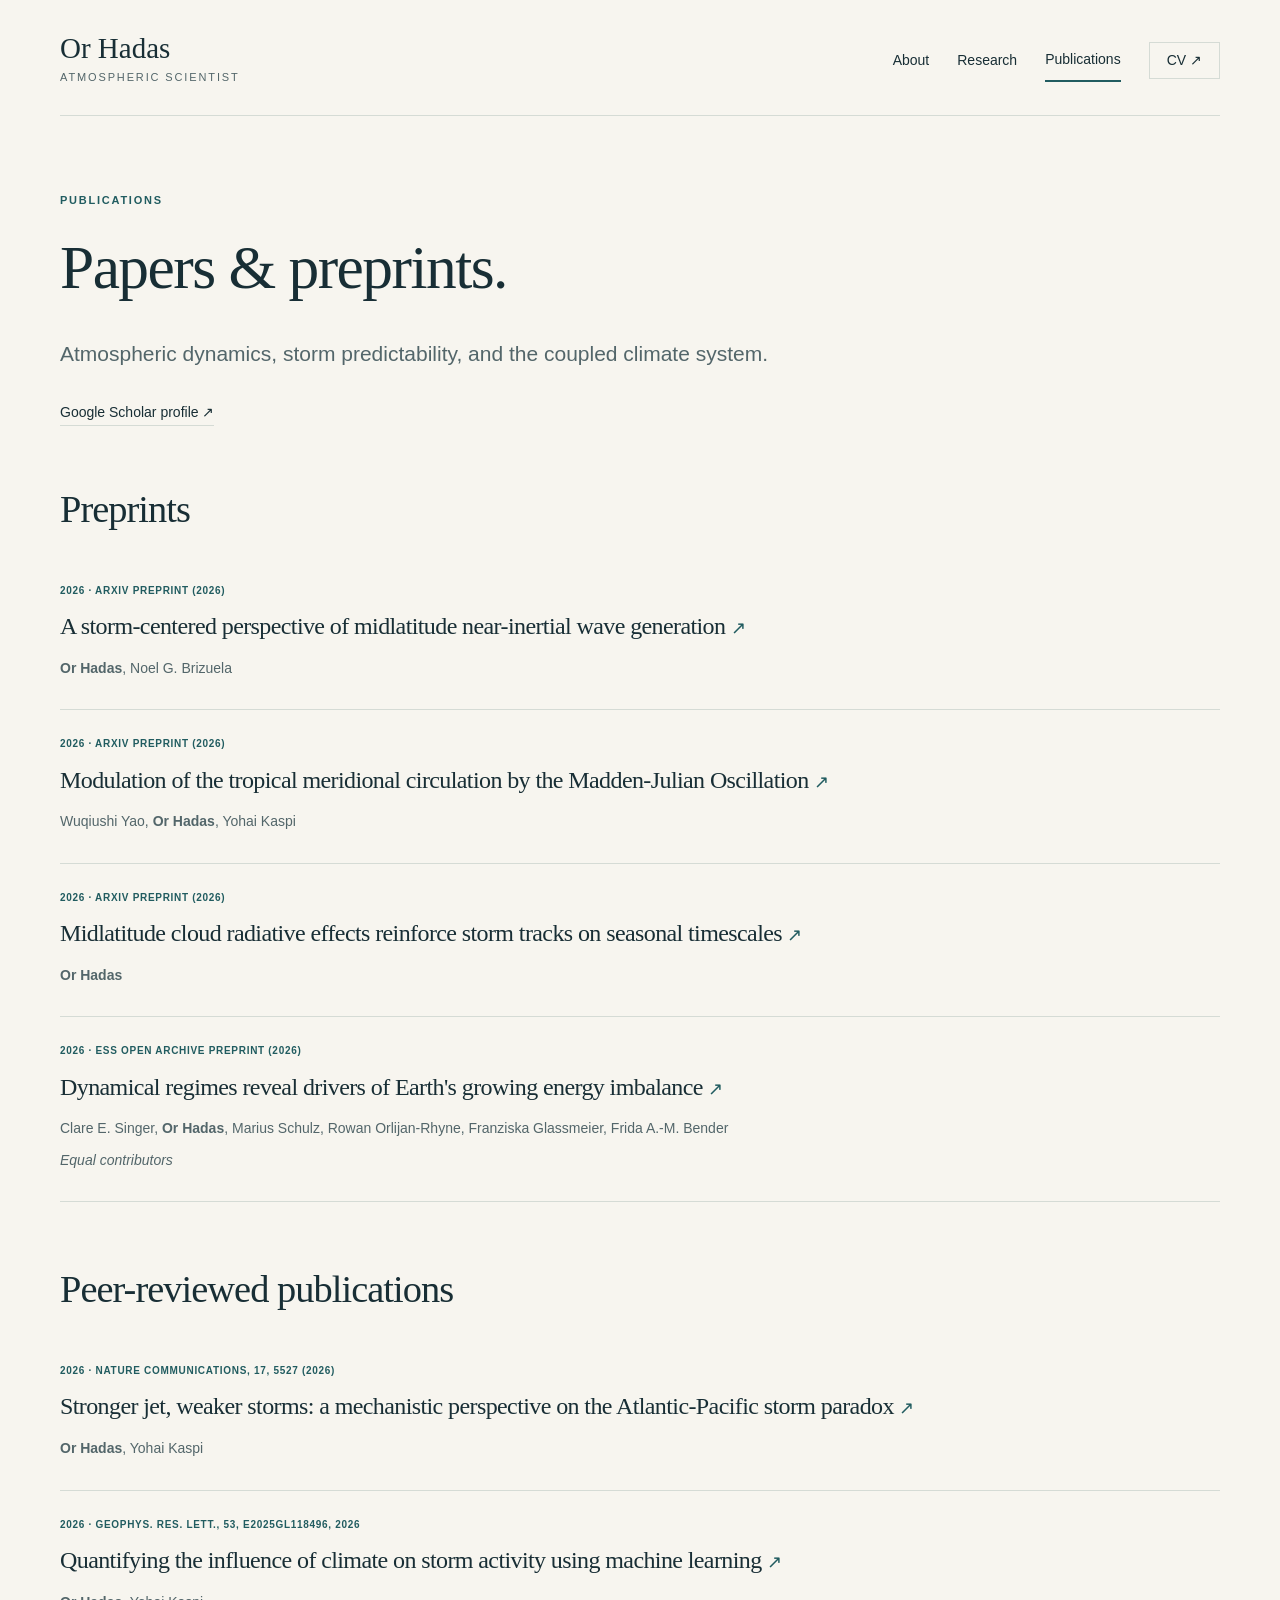
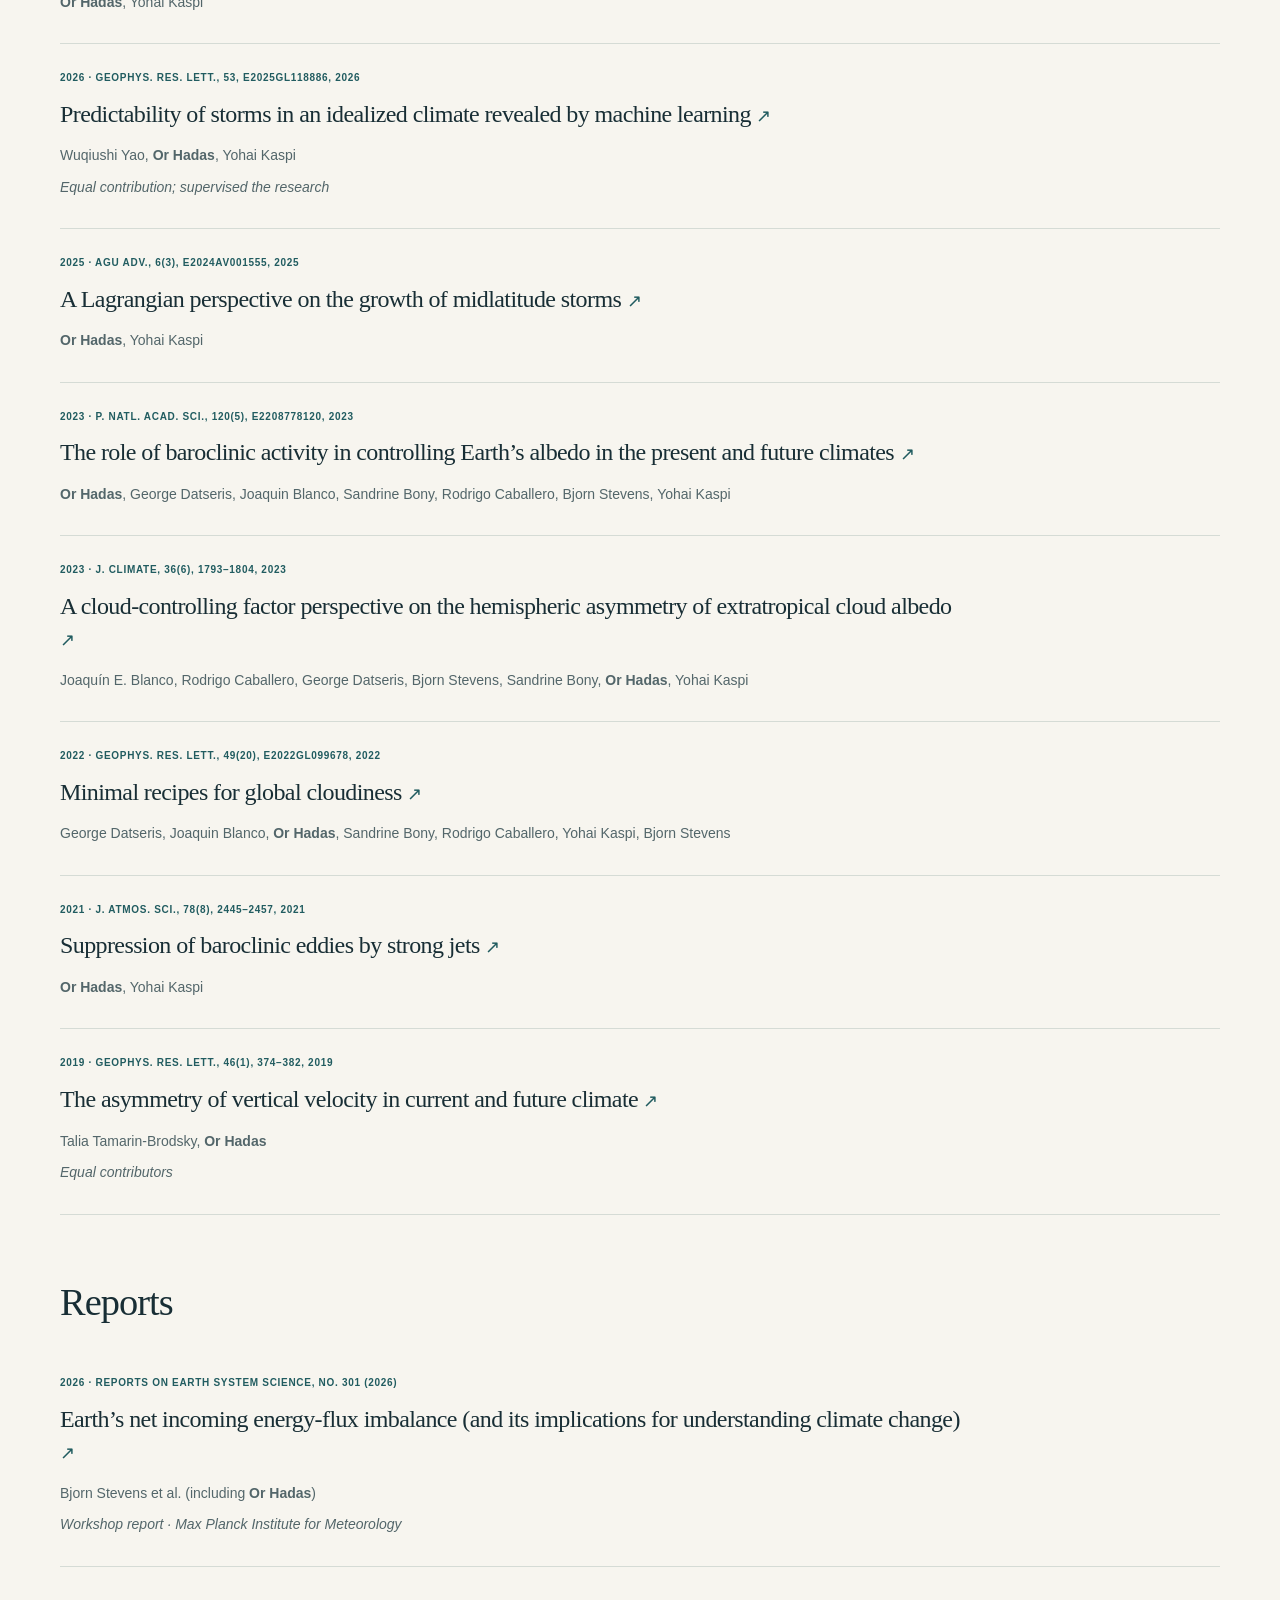
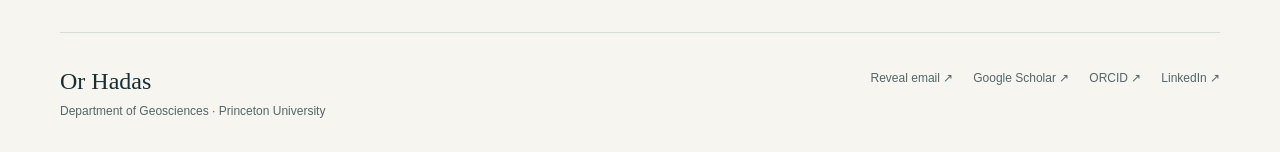
<file: publications/index.html>
<!doctype html>
<html lang="en"><head><meta charset="utf-8"><meta name="viewport" content="width=device-width, initial-scale=1">
<title>Publications · Or Hadas</title><meta name="description" content="Or Hadas, Hess Postdoctoral Fellow at Princeton University. Research on atmospheric dynamics, midlatitude storms, clouds, and climate.">
<meta name="theme-color" content="#f7f5ef"><link rel="canonical" href="https://orhadasatmosphere.github.io/publications/"><meta property="og:title" content="Publications · Or Hadas"><meta property="og:type" content="website"><meta property="og:url" content="https://orhadasatmosphere.github.io/publications/"><meta property="og:description" content="Atmospheric dynamics, storms, clouds, and climate. Hess Postdoctoral Fellow at Princeton University.">
<link rel="icon" href="../assets/img/mark.svg" type="image/svg+xml"><link rel="stylesheet" href="../assets/css/custom.css"></head>
<body><a class="skip" href="#main">Skip to content</a><header class="site-header"><a class="wordmark" href="../">Or Hadas<span>Atmospheric scientist</span></a><nav aria-label="Main navigation"><a href="../">About</a><a href="../research/">Research</a><a href="../publications/" aria-current="page">Publications</a><a class="cv-link" href="../assets/files/CV_Or_Hadas.pdf">CV ↗</a></nav></header>
<main id="main"><section class="page-heading"><p class="eyebrow">Publications</p><h1>Papers &amp; preprints.</h1><p class="lead">Atmospheric dynamics, storm predictability, and the coupled climate system.</p><a class="text-link" href="https://scholar.google.com/citations?user=gYHd_jcAAAAJ&sortby=pubdate">Google Scholar profile ↗</a></section><section class="publication-group"><div class="section-heading"><h2>Preprints</h2></div><article class="paper"><p class="eyebrow">2026 · arXiv preprint (2026)</p><h3><a href="https://arxiv.org/abs/2609.16671">A storm-centered perspective of midlatitude near-inertial wave generation <span aria-hidden="true">↗</span></a></h3><p class="authors"><strong>Or Hadas</strong>, Noel G. Brizuela</p></article><article class="paper"><p class="eyebrow">2026 · arXiv preprint (2026)</p><h3><a href="https://arxiv.org/abs/2608.12666">Modulation of the tropical meridional circulation by the Madden-Julian Oscillation <span aria-hidden="true">↗</span></a></h3><p class="authors">Wuqiushi Yao, <strong>Or Hadas</strong>, Yohai Kaspi</p></article><article class="paper"><p class="eyebrow">2026 · arXiv preprint (2026)</p><h3><a href="https://arxiv.org/abs/2607.02213">Midlatitude cloud radiative effects reinforce storm tracks on seasonal timescales <span aria-hidden="true">↗</span></a></h3><p class="authors"><strong>Or Hadas</strong></p></article><article class="paper"><p class="eyebrow">2026 · ESS Open Archive preprint (2026)</p><h3><a href="https://doi.org/10.22541/essoar.15005264/v1">Dynamical regimes reveal drivers of Earth&#x27;s growing energy imbalance <span aria-hidden="true">↗</span></a></h3><p class="authors">Clare E. Singer, <strong>Or Hadas</strong>, Marius Schulz, Rowan Orlijan-Rhyne, Franziska Glassmeier, Frida A.-M. Bender</p><p class="paper-note">Equal contributors</p></article></section><section class="publication-group"><div class="section-heading"><h2>Peer-reviewed publications</h2></div><article class="paper"><p class="eyebrow">2026 · Nature Communications, 17, 5527 (2026)</p><h3><a href="https://www.nature.com/articles/s41467-026-71784-3">Stronger jet, weaker storms: a mechanistic perspective on the Atlantic-Pacific storm paradox <span aria-hidden="true">↗</span></a></h3><p class="authors"><strong>Or Hadas</strong>, Yohai Kaspi</p></article><article class="paper"><p class="eyebrow">2026 · Geophys. Res. Lett., 53, e2025GL118496, 2026</p><h3><a href="https://doi.org/10.1029/2025GL118496">Quantifying the influence of climate on storm activity using machine learning <span aria-hidden="true">↗</span></a></h3><p class="authors"><strong>Or Hadas</strong>, Yohai Kaspi</p></article><article class="paper"><p class="eyebrow">2026 · Geophys. Res. Lett., 53, e2025GL118886, 2026</p><h3><a href="https://doi.org/10.1029/2025GL118886">Predictability of storms in an idealized climate revealed by machine learning <span aria-hidden="true">↗</span></a></h3><p class="authors">Wuqiushi Yao, <strong>Or Hadas</strong>, Yohai Kaspi</p><p class="paper-note">Equal contribution; supervised the research</p></article><article class="paper"><p class="eyebrow">2025 · AGU Adv., 6(3), e2024AV001555, 2025</p><h3><a href="https://doi.org/10.1029/2024AV001555">A Lagrangian perspective on the growth of midlatitude storms <span aria-hidden="true">↗</span></a></h3><p class="authors"><strong>Or Hadas</strong>, Yohai Kaspi</p></article><article class="paper"><p class="eyebrow">2023 · P. Natl. Acad. Sci., 120(5), e2208778120, 2023</p><h3><a href="https://doi.org/10.1073/pnas.2208778120">The role of baroclinic activity in controlling Earth’s albedo in the present and future climates <span aria-hidden="true">↗</span></a></h3><p class="authors"><strong>Or Hadas</strong>, George Datseris, Joaquin Blanco, Sandrine Bony, Rodrigo Caballero, Bjorn Stevens, Yohai Kaspi</p></article><article class="paper"><p class="eyebrow">2023 · J. Climate, 36(6), 1793–1804, 2023</p><h3><a href="https://doi.org/10.1175/JCLI-D-22-0410.1">A cloud-controlling factor perspective on the hemispheric asymmetry of extratropical cloud albedo <span aria-hidden="true">↗</span></a></h3><p class="authors">Joaquín E. Blanco, Rodrigo Caballero, George Datseris, Bjorn Stevens, Sandrine Bony, <strong>Or Hadas</strong>, Yohai Kaspi</p></article><article class="paper"><p class="eyebrow">2022 · Geophys. Res. Lett., 49(20), e2022GL099678, 2022</p><h3><a href="https://doi.org/10.1029/2022GL099678">Minimal recipes for global cloudiness <span aria-hidden="true">↗</span></a></h3><p class="authors">George Datseris, Joaquin Blanco, <strong>Or Hadas</strong>, Sandrine Bony, Rodrigo Caballero, Yohai Kaspi, Bjorn Stevens</p></article><article class="paper"><p class="eyebrow">2021 · J. Atmos. Sci., 78(8), 2445–2457, 2021</p><h3><a href="https://doi.org/10.1175/JAS-D-20-0289.1">Suppression of baroclinic eddies by strong jets <span aria-hidden="true">↗</span></a></h3><p class="authors"><strong>Or Hadas</strong>, Yohai Kaspi</p></article><article class="paper"><p class="eyebrow">2019 · Geophys. Res. Lett., 46(1), 374–382, 2019</p><h3><a href="https://doi.org/10.1029/2018GL080363">The asymmetry of vertical velocity in current and future climate <span aria-hidden="true">↗</span></a></h3><p class="authors">Talia Tamarin-Brodsky, <strong>Or Hadas</strong></p><p class="paper-note">Equal contributors</p></article></section><section class="publication-group"><div class="section-heading"><h2>Reports</h2></div><article class="paper"><p class="eyebrow">2026 · Reports on Earth System Science, No. 301 (2026)</p><h3><a href="https://doi.org/10.17617/2.3711842">Earth’s net incoming energy-flux imbalance (and its implications for understanding climate change) <span aria-hidden="true">↗</span></a></h3><p class="authors">Bjorn Stevens et al. (including <strong>Or Hadas</strong>)</p><p class="paper-note">Workshop report · Max Planck Institute for Meteorology</p></article></section></main><footer><div><strong>Or Hadas</strong><p>Department of Geosciences · Princeton University</p></div><div class="footer-links"><button class="email-reveal" type="button" data-contact>Reveal email ↗</button><noscript>Email: oh0815 [at] princeton [dot] edu</noscript><a href="https://scholar.google.com/citations?user=gYHd_jcAAAAJ&sortby=pubdate">Google Scholar ↗</a><a href="https://orcid.org/0000-0001-9360-2999">ORCID ↗</a><a href="https://www.linkedin.com/in/or-hadas-214048193/">LinkedIn ↗</a></div></footer><script src="../assets/js/contact.js" defer></script></body></html>
</file>
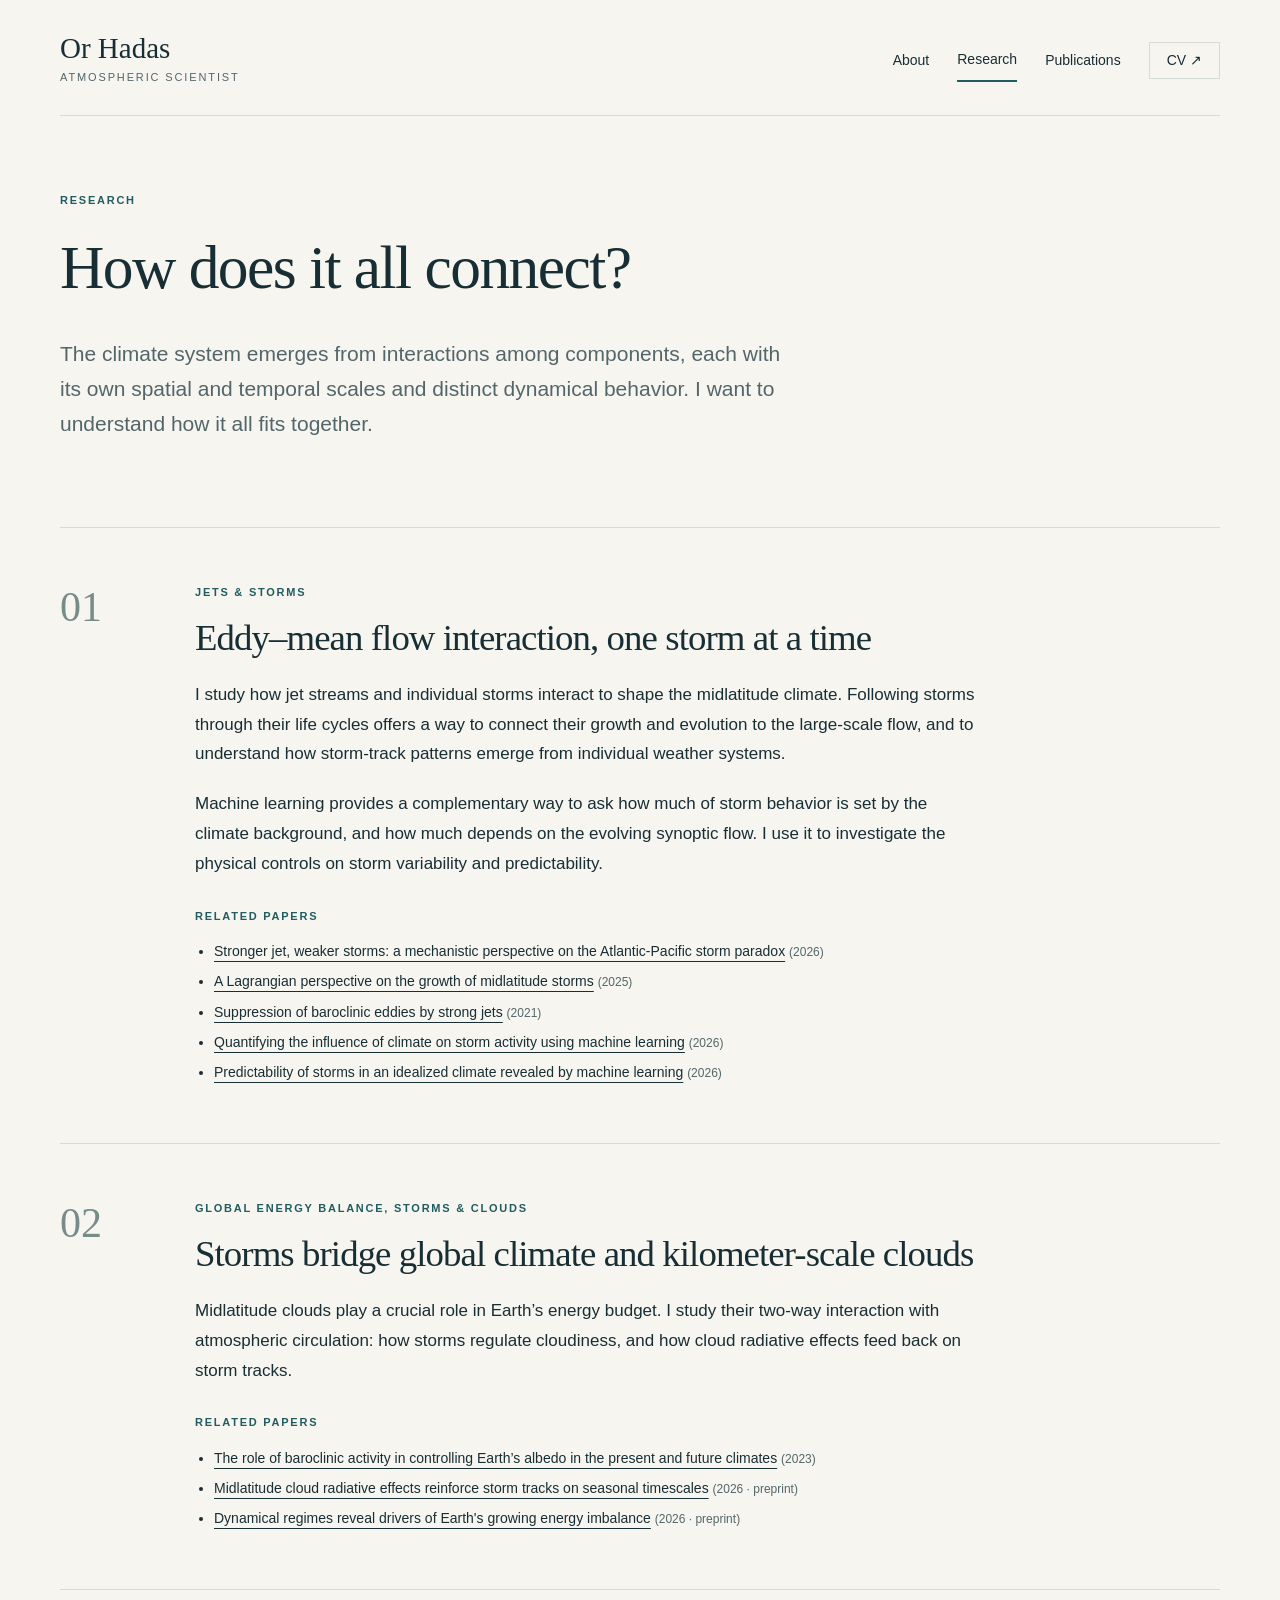
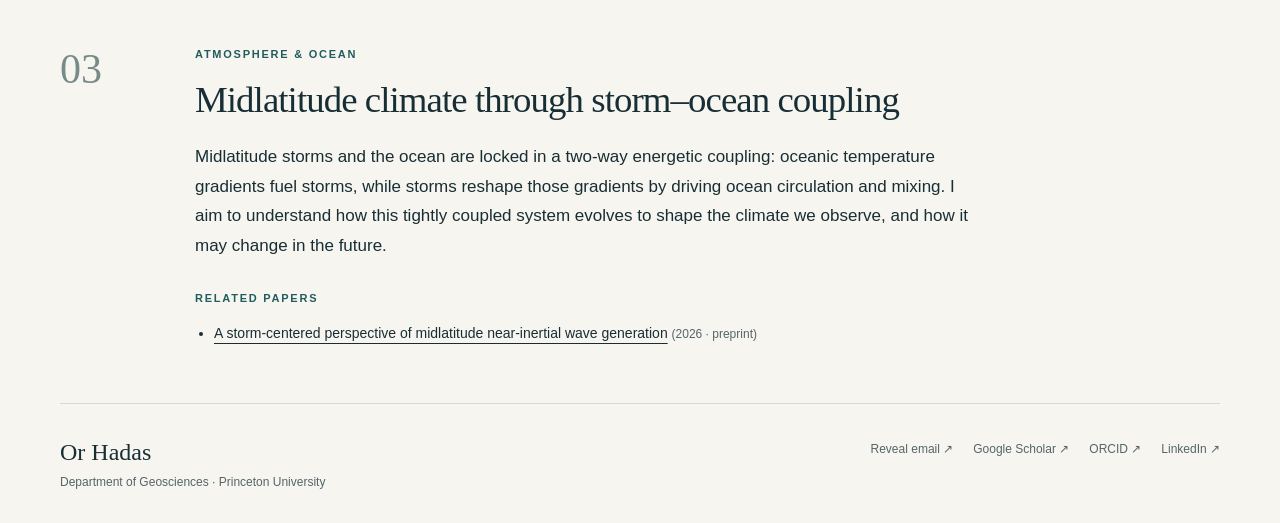
<file: research/index.html>
<!doctype html>
<html lang="en"><head><meta charset="utf-8"><meta name="viewport" content="width=device-width, initial-scale=1">
<title>Research · Or Hadas</title><meta name="description" content="Or Hadas, Hess Postdoctoral Fellow at Princeton University. Research on atmospheric dynamics, midlatitude storms, clouds, and climate.">
<meta name="theme-color" content="#f7f5ef"><link rel="canonical" href="https://orhadasatmosphere.github.io/research/"><meta property="og:title" content="Research · Or Hadas"><meta property="og:type" content="website"><meta property="og:url" content="https://orhadasatmosphere.github.io/research/"><meta property="og:description" content="Atmospheric dynamics, storms, clouds, and climate. Hess Postdoctoral Fellow at Princeton University.">
<link rel="icon" href="../assets/img/mark.svg" type="image/svg+xml"><link rel="stylesheet" href="../assets/css/custom.css"></head>
<body><a class="skip" href="#main">Skip to content</a><header class="site-header"><a class="wordmark" href="../">Or Hadas<span>Atmospheric scientist</span></a><nav aria-label="Main navigation"><a href="../">About</a><a href="../research/" aria-current="page">Research</a><a href="../publications/">Publications</a><a class="cv-link" href="../assets/files/CV_Or_Hadas.pdf">CV ↗</a></nav></header>
<main id="main"><section class="page-heading"><p class="eyebrow">Research</p><h1>How does it all connect?</h1><p class="lead">The climate system emerges from interactions among components, each with its own spatial and temporal scales and distinct dynamical behavior. I want to understand how it all fits together.</p></section><section class="theme"><span class="theme-number">01</span><div><p class="eyebrow">Jets &amp; storms</p><h2>Eddy–mean flow interaction, one storm at a time</h2><p>I study how jet streams and individual storms interact to shape the midlatitude climate. Following storms through their life cycles offers a way to connect their growth and evolution to the large-scale flow, and to understand how storm-track patterns emerge from individual weather systems.</p><p>Machine learning provides a complementary way to ask how much of storm behavior is set by the climate background, and how much depends on the evolving synoptic flow. I use it to investigate the physical controls on storm variability and predictability.</p><div class="related-papers"><p class="eyebrow">Related papers</p><ul><li><a href="https://www.nature.com/articles/s41467-026-71784-3">Stronger jet, weaker storms: a mechanistic perspective on the Atlantic-Pacific storm paradox</a> <span>(2026)</span></li><li><a href="https://doi.org/10.1029/2024AV001555">A Lagrangian perspective on the growth of midlatitude storms</a> <span>(2025)</span></li><li><a href="https://doi.org/10.1175/JAS-D-20-0289.1">Suppression of baroclinic eddies by strong jets</a> <span>(2021)</span></li><li><a href="https://doi.org/10.1029/2025GL118496">Quantifying the influence of climate on storm activity using machine learning</a> <span>(2026)</span></li><li><a href="https://doi.org/10.1029/2025GL118886">Predictability of storms in an idealized climate revealed by machine learning</a> <span>(2026)</span></li></ul></div></div></section><section class="theme"><span class="theme-number">02</span><div><p class="eyebrow">Global energy balance, storms &amp; clouds</p><h2>Storms bridge global climate and kilometer-scale clouds</h2><p>Midlatitude clouds play a crucial role in Earth’s energy budget. I study their two-way interaction with atmospheric circulation: how storms regulate cloudiness, and how cloud radiative effects feed back on storm tracks.</p><div class="related-papers"><p class="eyebrow">Related papers</p><ul><li><a href="https://doi.org/10.1073/pnas.2208778120">The role of baroclinic activity in controlling Earth’s albedo in the present and future climates</a> <span>(2023)</span></li><li><a href="https://arxiv.org/abs/2607.02213">Midlatitude cloud radiative effects reinforce storm tracks on seasonal timescales</a> <span>(2026 · preprint)</span></li><li><a href="https://doi.org/10.22541/essoar.15005264/v1">Dynamical regimes reveal drivers of Earth&#x27;s growing energy imbalance</a> <span>(2026 · preprint)</span></li></ul></div></div></section><section class="theme"><span class="theme-number">03</span><div><p class="eyebrow">Atmosphere &amp; ocean</p><h2>Midlatitude climate through storm–ocean coupling</h2><p>Midlatitude storms and the ocean are locked in a two-way energetic coupling: oceanic temperature gradients fuel storms, while storms reshape those gradients by driving ocean circulation and mixing. I aim to understand how this tightly coupled system evolves to shape the climate we observe, and how it may change in the future.</p><div class="related-papers"><p class="eyebrow">Related papers</p><ul><li><a href="https://arxiv.org/abs/2609.16671">A storm-centered perspective of midlatitude near-inertial wave generation</a> <span>(2026 · preprint)</span></li></ul></div></div></section></main><footer><div><strong>Or Hadas</strong><p>Department of Geosciences · Princeton University</p></div><div class="footer-links"><button class="email-reveal" type="button" data-contact>Reveal email ↗</button><noscript>Email: oh0815 [at] princeton [dot] edu</noscript><a href="https://scholar.google.com/citations?user=gYHd_jcAAAAJ&sortby=pubdate">Google Scholar ↗</a><a href="https://orcid.org/0000-0001-9360-2999">ORCID ↗</a><a href="https://www.linkedin.com/in/or-hadas-214048193/">LinkedIn ↗</a></div></footer><script src="../assets/js/contact.js" defer></script></body></html>
</file>
<file: assets/css/custom.css>
:root{--paper:#f7f5ef;--ink:#182e35;--muted:#53666a;--line:#d5dbd5;--accent:#215c60;--serif:Georgia,'Times New Roman',serif}
*{box-sizing:border-box}html{scroll-behavior:smooth}body{margin:0;background:var(--paper);color:var(--ink);font:17px/1.75 -apple-system,BlinkMacSystemFont,'Segoe UI',sans-serif}a{color:inherit;text-underline-offset:5px}a:hover{color:var(--accent)}a:focus-visible{outline:3px solid #b15c2b;outline-offset:6px}p{margin:0 0 1.2em}h1,h2,h3{font-family:var(--serif);font-weight:400;line-height:1.16;margin:0 0 .55em;letter-spacing:-.025em}h1{font-size:clamp(2.8rem,4.8vw,4.8rem)}h2{font-size:clamp(2rem,3vw,3rem)}h3{font-size:1.5rem}main,.site-header,footer{width:min(1160px,calc(100% - 80px));margin:auto}.site-header{display:flex;align-items:center;justify-content:space-between;padding:32px 0 26px;border-bottom:1px solid var(--line);gap:30px}.wordmark{font:29px var(--serif);text-decoration:none;white-space:nowrap}.wordmark span{display:block;font:11px/2.2 -apple-system,BlinkMacSystemFont,'Segoe UI',sans-serif;text-transform:uppercase;letter-spacing:.17em;color:var(--muted)}nav{display:flex;align-items:center;gap:28px;font-size:14px}nav a{text-decoration:none;padding:8px 0}nav [aria-current]{border-bottom:2px solid var(--accent)}nav .cv-link{border:1px solid var(--line);padding:5px 17px}.eyebrow{text-transform:uppercase;font-size:11px;font-weight:600;letter-spacing:.16em;color:var(--accent);margin:0 0 22px}.hero{display:grid;grid-template-columns:1.5fr 1fr;gap:72px;align-items:center;padding:76px 0 90px}.hero h1{font-size:clamp(2.5rem,4.3vw,4.2rem)}.hero-copy>p:not(.eyebrow){max-width:610px}.lead{font-size:21px;line-height:1.65;color:var(--muted)}.lead.small{font-size:24px;color:var(--ink)}.portrait{margin:0}.portrait img{display:block;width:100%;height:auto;aspect-ratio:4/5;object-fit:cover;object-position:50% 35%;background:#dfe6df}.portrait figcaption{font-size:12px;display:flex;justify-content:space-between;gap:12px;margin-top:14px;color:var(--muted)}.portrait figcaption span{font-size:10px}.actions{display:flex;align-items:center;gap:26px;margin-top:30px;flex-wrap:wrap}.button{background:var(--ink);color:#fff;text-decoration:none;font-size:14px;padding:13px 22px;display:inline-flex;gap:25px}.button:hover{background:var(--accent);color:#fff}.text-link{font-size:14px;text-decoration:none;border-bottom:1px solid var(--line);padding-bottom:5px}.section{padding:65px 0;border-top:1px solid var(--line)}.research-intro{display:grid;grid-template-columns:1fr 1.15fr;gap:100px}.section-heading{display:flex;align-items:center;justify-content:space-between;gap:24px;margin-bottom:25px}.section-heading h2{margin-bottom:0}.paper{padding:25px 0 29px;border-bottom:1px solid var(--line);max-width:100%}.paper .eyebrow{font-size:10px;letter-spacing:.07em;margin-bottom:11px}.paper h3{max-width:900px;line-height:1.35}.paper h3 a{text-decoration:none}.paper h3 a:hover{text-decoration:underline}.paper h3 span{font-family:Arial,sans-serif;font-size:18px;color:var(--accent)}.authors,.paper-note{color:var(--muted);font-size:14px;margin-bottom:0}.paper-note{font-style:italic;margin-top:7px}.contact-band{padding:55px 40px;background:#e8ede6;margin:35px 0 80px}.contact-band h2{font-size:2.2rem}.contact-band>a{font-size:16px}.page-heading{padding:75px 0 60px;max-width:950px}.page-heading .lead{max-width:730px}.theme{display:grid;grid-template-columns:100px 1fr;gap:35px;padding:55px 0;border-top:1px solid var(--line)}.theme>div{max-width:780px}.theme-number{font:42px var(--serif);color:#778c88}.theme .eyebrow{margin-bottom:15px}.theme h2{font-size:2.3rem}.publication-group{padding-bottom:65px}.count{font:30px var(--serif);color:var(--muted)}footer{border-top:1px solid var(--line);padding:35px 0 25px;display:grid;grid-template-columns:1fr 1fr;gap:25px;font-size:12px;color:var(--muted)}footer strong{font:24px var(--serif);color:var(--ink)}footer p{margin:5px 0}.footer-links{display:flex;gap:20px;justify-content:flex-end;flex-wrap:wrap;align-content:start}.footer-links a{text-decoration:none}.footer-note{grid-column:1/-1;font-size:10px;letter-spacing:.12em;text-transform:uppercase}.skip{position:absolute;top:-100px;left:15px;background:var(--ink);color:#fff;padding:10px 20px;z-index:2}.skip:focus{top:10px}
@media(max-width:850px){main,.site-header,footer{width:calc(100% - 44px)}.hero{gap:32px;grid-template-columns:1.3fr 1fr}.hero h1{font-size:2.8rem}.hero .lead{font-size:18px}.portrait figcaption{display:block}.portrait figcaption span{display:block}.research-intro{gap:35px}.footer-links{gap:12px}nav{gap:17px}}
@media(max-width:600px){body{font-size:16px}.site-header{align-items:start;flex-direction:column;gap:15px;padding-top:22px}nav{width:100%;justify-content:space-between;gap:12px;font-size:13px}.hero{grid-template-columns:1fr;padding:44px 0;gap:38px}.hero h1{font-size:2.75rem}.portrait{max-width:360px}.portrait img{aspect-ratio:1/1}.portrait figcaption{display:flex}.research-intro{grid-template-columns:1fr;gap:10px}.section{padding:42px 0}.section-heading{align-items:start;flex-direction:column;gap:12px}.paper h3{font-size:1.35rem}.contact-band{padding:30px 23px;margin-bottom:45px}.contact-band h2{font-size:1.9rem}.page-heading{padding:45px 0 40px}.theme{grid-template-columns:35px 1fr;gap:14px;padding:35px 0}.theme-number{font-size:28px}.theme h2{font-size:1.85rem}.theme .eyebrow{font-size:10px}.lead{font-size:19px}footer{grid-template-columns:1fr;gap:15px}.footer-links{justify-content:start}.publication-group .section-heading{flex-direction:row;align-items:center}}
@media(prefers-reduced-motion:reduce){html{scroll-behavior:auto}}

/* Email is revealed on demand instead of embedded as a mailto link. */
.email-reveal{font:inherit;color:inherit;cursor:pointer;background:none;border:0;padding:0;text-decoration:underline;text-underline-offset:5px}.email-reveal:hover{color:var(--accent)}.email-reveal:focus-visible{outline:3px solid #b15c2b;outline-offset:6px}.footer-links .email-reveal{text-decoration:none}.contact-band .email-reveal{font-size:16px}

.related-papers{margin-top:28px}.related-papers .eyebrow{margin-bottom:10px}.related-papers ul{margin:0;padding-left:19px;font-size:14px;line-height:1.6}.related-papers li{padding:4px 0}.related-papers li span{color:var(--muted);font-size:12px}
</file>
